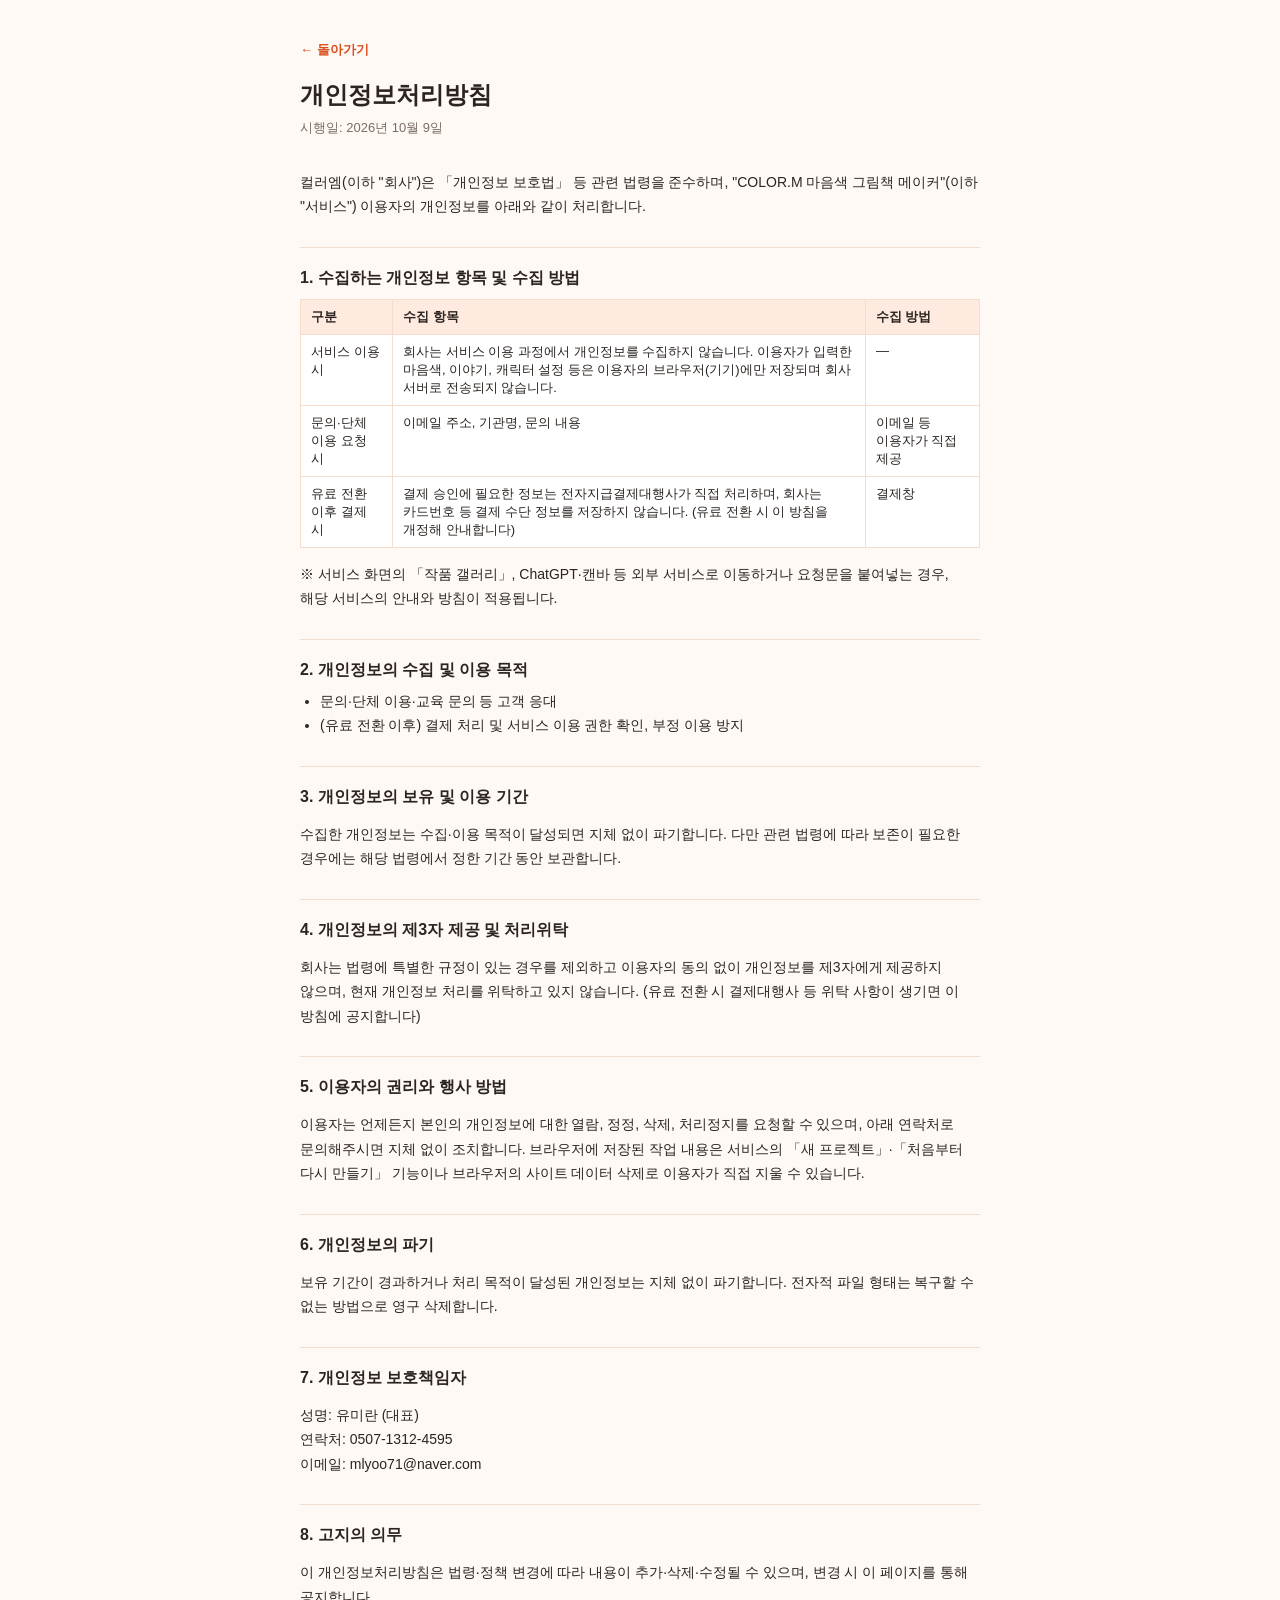
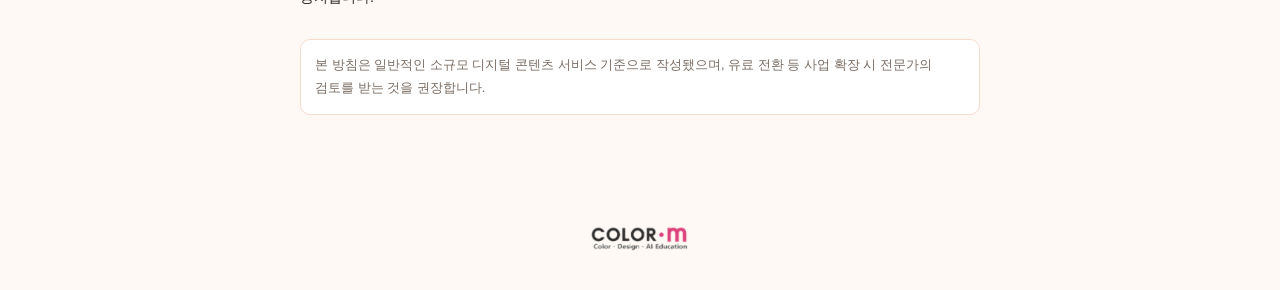
<file: privacy.html>
<!doctype html>
<html lang="ko">
<head>
<meta charset="utf-8">
<meta name="viewport" content="width=device-width,initial-scale=1">
<title>개인정보처리방침 — COLOR.M 마음색 그림책 메이커</title>
<meta name="robots" content="noindex">
<link rel="icon" type="image/svg+xml" href="shared/assets/favicon.svg">
<link rel="stylesheet" href="shared/legal.css">
</head>
<body>
<div class="wrap">
<a class="back" href="landing.html">← 돌아가기</a>
<h1>개인정보처리방침</h1>
<p class="updated">시행일: 2026년 10월 9일</p>

<p>컬러엠(이하 "회사")은 「개인정보 보호법」 등 관련 법령을 준수하며, "COLOR.M 마음색 그림책 메이커"(이하 "서비스") 이용자의 개인정보를 아래와 같이 처리합니다.</p>

<h2>1. 수집하는 개인정보 항목 및 수집 방법</h2>
<table>
<tr><th>구분</th><th>수집 항목</th><th>수집 방법</th></tr>
<tr><td>서비스 이용 시</td><td>회사는 서비스 이용 과정에서 개인정보를 수집하지 않습니다. 이용자가 입력한 마음색, 이야기, 캐릭터 설정 등은 이용자의 브라우저(기기)에만 저장되며 회사 서버로 전송되지 않습니다.</td><td>—</td></tr>
<tr><td>문의·단체 이용 요청 시</td><td>이메일 주소, 기관명, 문의 내용</td><td>이메일 등 이용자가 직접 제공</td></tr>
<tr><td>유료 전환 이후 결제 시</td><td>결제 승인에 필요한 정보는 전자지급결제대행사가 직접 처리하며, 회사는 카드번호 등 결제 수단 정보를 저장하지 않습니다. (유료 전환 시 이 방침을 개정해 안내합니다)</td><td>결제창</td></tr>
</table>
<p>※ 서비스 화면의 「작품 갤러리」, ChatGPT·캔바 등 외부 서비스로 이동하거나 요청문을 붙여넣는 경우, 해당 서비스의 안내와 방침이 적용됩니다.</p>

<h2>2. 개인정보의 수집 및 이용 목적</h2>
<ul>
<li>문의·단체 이용·교육 문의 등 고객 응대</li>
<li>(유료 전환 이후) 결제 처리 및 서비스 이용 권한 확인, 부정 이용 방지</li>
</ul>

<h2>3. 개인정보의 보유 및 이용 기간</h2>
<p>수집한 개인정보는 수집·이용 목적이 달성되면 지체 없이 파기합니다. 다만 관련 법령에 따라 보존이 필요한 경우에는 해당 법령에서 정한 기간 동안 보관합니다.</p>

<h2>4. 개인정보의 제3자 제공 및 처리위탁</h2>
<p>회사는 법령에 특별한 규정이 있는 경우를 제외하고 이용자의 동의 없이 개인정보를 제3자에게 제공하지 않으며, 현재 개인정보 처리를 위탁하고 있지 않습니다. (유료 전환 시 결제대행사 등 위탁 사항이 생기면 이 방침에 공지합니다)</p>

<h2>5. 이용자의 권리와 행사 방법</h2>
<p>이용자는 언제든지 본인의 개인정보에 대한 열람, 정정, 삭제, 처리정지를 요청할 수 있으며, 아래 연락처로 문의해주시면 지체 없이 조치합니다. 브라우저에 저장된 작업 내용은 서비스의 「새 프로젝트」·「처음부터 다시 만들기」 기능이나 브라우저의 사이트 데이터 삭제로 이용자가 직접 지울 수 있습니다.</p>

<h2>6. 개인정보의 파기</h2>
<p>보유 기간이 경과하거나 처리 목적이 달성된 개인정보는 지체 없이 파기합니다. 전자적 파일 형태는 복구할 수 없는 방법으로 영구 삭제합니다.</p>

<h2>7. 개인정보 보호책임자</h2>
<p>성명: 유미란 (대표)<br>
연락처: 0507-1312-4595<br>
이메일: mlyoo71@naver.com</p>

<h2>8. 고지의 의무</h2>
<p>이 개인정보처리방침은 법령·정책 변경에 따라 내용이 추가·삭제·수정될 수 있으며, 변경 시 이 페이지를 통해 공지합니다.</p>

<p class="note">본 방침은 일반적인 소규모 디지털 콘텐츠 서비스 기준으로 작성됐으며, 유료 전환 등 사업 확장 시 전문가의 검토를 받는 것을 권장합니다.</p>
</div>
<footer><img src="shared/assets/logo.png" alt="COLOR.M"></footer>
</body>
</html>
</file>
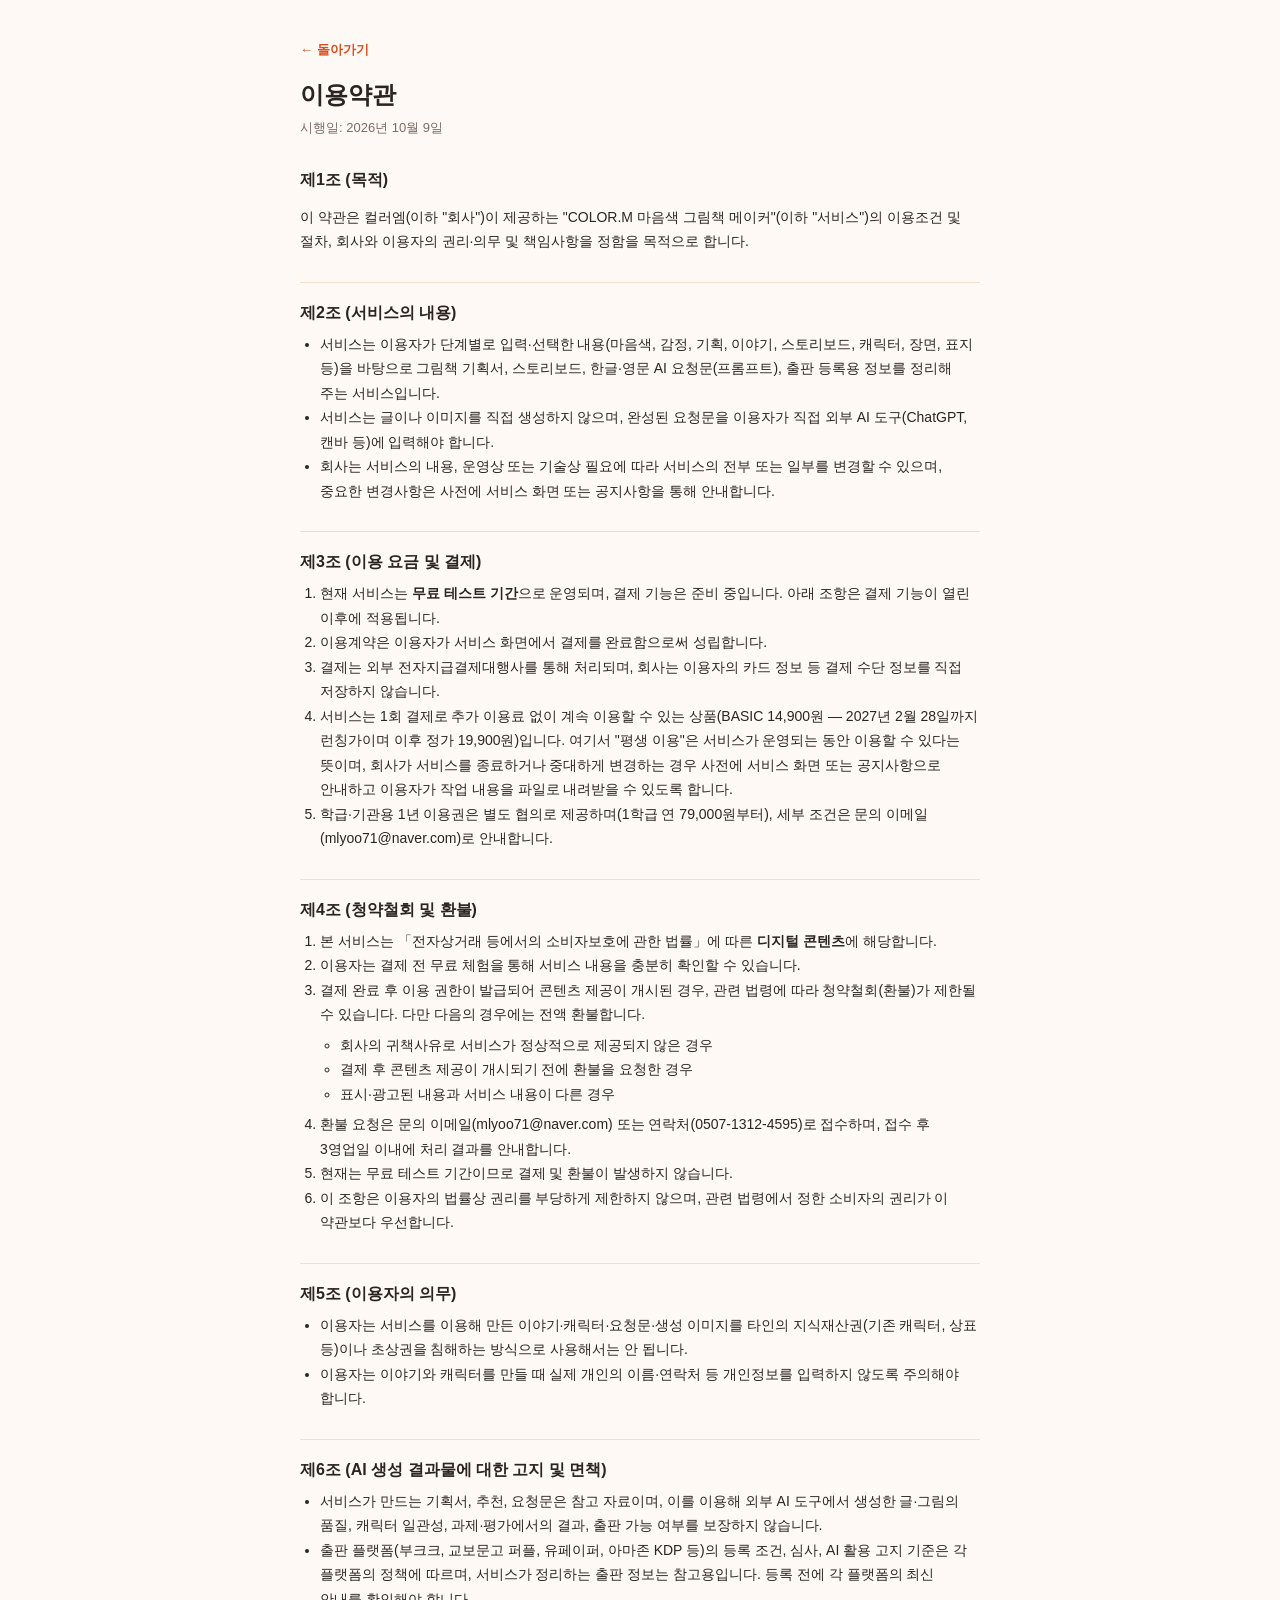
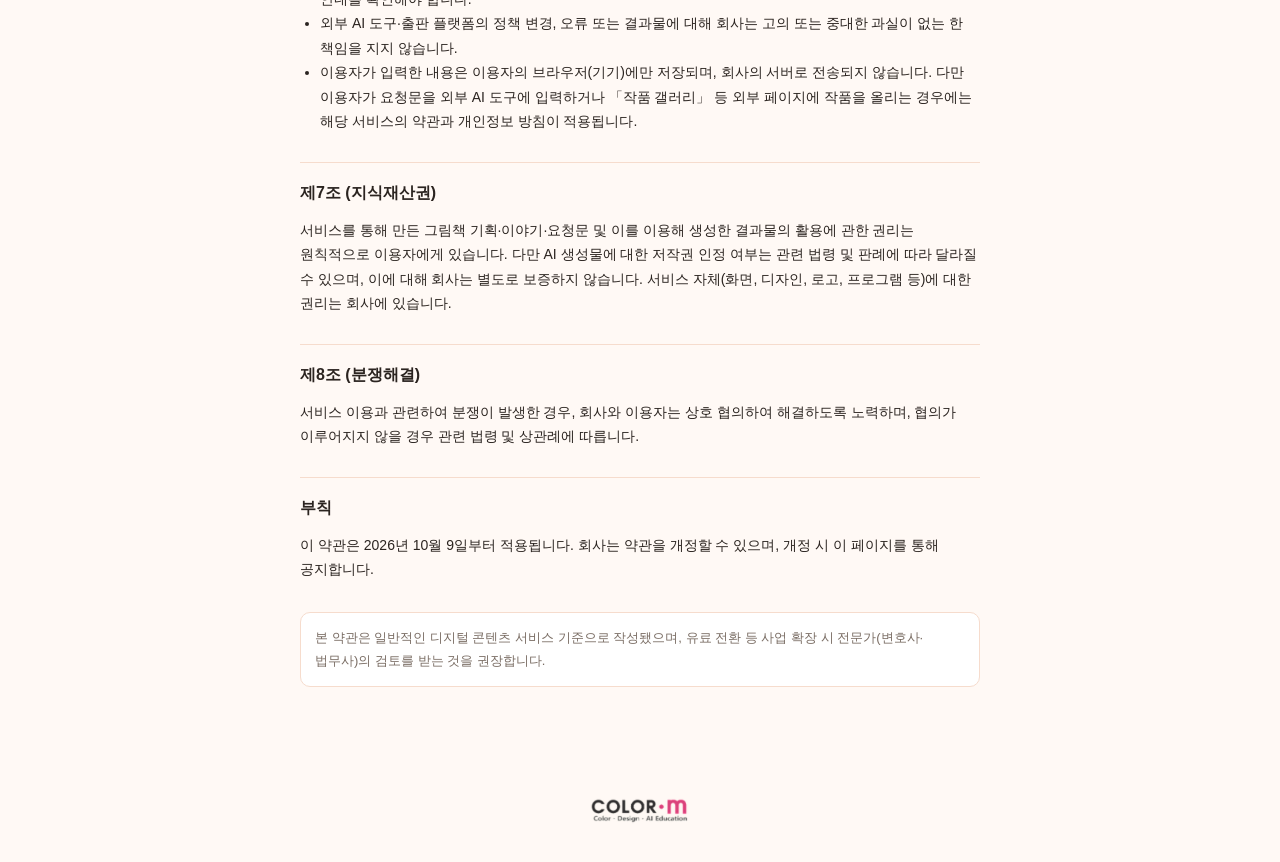
<file: terms.html>
<!doctype html>
<html lang="ko">
<head>
<meta charset="utf-8">
<meta name="viewport" content="width=device-width,initial-scale=1">
<title>이용약관 — COLOR.M 마음색 그림책 메이커</title>
<meta name="robots" content="noindex">
<link rel="icon" type="image/svg+xml" href="shared/assets/favicon.svg">
<link rel="stylesheet" href="shared/legal.css">
</head>
<body>
<div class="wrap">
<a class="back" href="landing.html">← 돌아가기</a>
<h1>이용약관</h1>
<p class="updated">시행일: 2026년 10월 9일</p>

<h2>제1조 (목적)</h2>
<p>이 약관은 컬러엠(이하 "회사")이 제공하는 "COLOR.M 마음색 그림책 메이커"(이하 "서비스")의 이용조건 및 절차, 회사와 이용자의 권리·의무 및 책임사항을 정함을 목적으로 합니다.</p>

<h2>제2조 (서비스의 내용)</h2>
<ul>
<li>서비스는 이용자가 단계별로 입력·선택한 내용(마음색, 감정, 기획, 이야기, 스토리보드, 캐릭터, 장면, 표지 등)을 바탕으로 그림책 기획서, 스토리보드, 한글·영문 AI 요청문(프롬프트), 출판 등록용 정보를 정리해 주는 서비스입니다.</li>
<li>서비스는 글이나 이미지를 직접 생성하지 않으며, 완성된 요청문을 이용자가 직접 외부 AI 도구(ChatGPT, 캔바 등)에 입력해야 합니다.</li>
<li>회사는 서비스의 내용, 운영상 또는 기술상 필요에 따라 서비스의 전부 또는 일부를 변경할 수 있으며, 중요한 변경사항은 사전에 서비스 화면 또는 공지사항을 통해 안내합니다.</li>
</ul>

<h2>제3조 (이용 요금 및 결제)</h2>
<ol>
<li>현재 서비스는 <b>무료 테스트 기간</b>으로 운영되며, 결제 기능은 준비 중입니다. 아래 조항은 결제 기능이 열린 이후에 적용됩니다.</li>
<li>이용계약은 이용자가 서비스 화면에서 결제를 완료함으로써 성립합니다.</li>
<li>결제는 외부 전자지급결제대행사를 통해 처리되며, 회사는 이용자의 카드 정보 등 결제 수단 정보를 직접 저장하지 않습니다.</li>
<li>서비스는 1회 결제로 추가 이용료 없이 계속 이용할 수 있는 상품(BASIC 14,900원 — 2027년 2월 28일까지 런칭가이며 이후 정가 19,900원)입니다. 여기서 "평생 이용"은 서비스가 운영되는 동안 이용할 수 있다는 뜻이며, 회사가 서비스를 종료하거나 중대하게 변경하는 경우 사전에 서비스 화면 또는 공지사항으로 안내하고 이용자가 작업 내용을 파일로 내려받을 수 있도록 합니다.</li>
<li>학급·기관용 1년 이용권은 별도 협의로 제공하며(1학급 연 79,000원부터), 세부 조건은 문의 이메일(mlyoo71@naver.com)로 안내합니다.</li>
</ol>

<h2 id="refund">제4조 (청약철회 및 환불)</h2>
<ol>
<li>본 서비스는 「전자상거래 등에서의 소비자보호에 관한 법률」에 따른 <b>디지털 콘텐츠</b>에 해당합니다.</li>
<li>이용자는 결제 전 무료 체험을 통해 서비스 내용을 충분히 확인할 수 있습니다.</li>
<li>결제 완료 후 이용 권한이 발급되어 콘텐츠 제공이 개시된 경우, 관련 법령에 따라 청약철회(환불)가 제한될 수 있습니다. 다만 다음의 경우에는 전액 환불합니다.
  <ul>
  <li>회사의 귀책사유로 서비스가 정상적으로 제공되지 않은 경우</li>
  <li>결제 후 콘텐츠 제공이 개시되기 전에 환불을 요청한 경우</li>
  <li>표시·광고된 내용과 서비스 내용이 다른 경우</li>
  </ul></li>
<li>환불 요청은 문의 이메일(mlyoo71@naver.com) 또는 연락처(0507-1312-4595)로 접수하며, 접수 후 3영업일 이내에 처리 결과를 안내합니다.</li>
<li>현재는 무료 테스트 기간이므로 결제 및 환불이 발생하지 않습니다.</li>
<li>이 조항은 이용자의 법률상 권리를 부당하게 제한하지 않으며, 관련 법령에서 정한 소비자의 권리가 이 약관보다 우선합니다.</li>
</ol>

<h2>제5조 (이용자의 의무)</h2>
<ul>
<li>이용자는 서비스를 이용해 만든 이야기·캐릭터·요청문·생성 이미지를 타인의 지식재산권(기존 캐릭터, 상표 등)이나 초상권을 침해하는 방식으로 사용해서는 안 됩니다.</li>
<li>이용자는 이야기와 캐릭터를 만들 때 실제 개인의 이름·연락처 등 개인정보를 입력하지 않도록 주의해야 합니다.</li>
</ul>

<h2>제6조 (AI 생성 결과물에 대한 고지 및 면책)</h2>
<ul>
<li>서비스가 만드는 기획서, 추천, 요청문은 참고 자료이며, 이를 이용해 외부 AI 도구에서 생성한 글·그림의 품질, 캐릭터 일관성, 과제·평가에서의 결과, 출판 가능 여부를 보장하지 않습니다.</li>
<li>출판 플랫폼(부크크, 교보문고 퍼플, 유페이퍼, 아마존 KDP 등)의 등록 조건, 심사, AI 활용 고지 기준은 각 플랫폼의 정책에 따르며, 서비스가 정리하는 출판 정보는 참고용입니다. 등록 전에 각 플랫폼의 최신 안내를 확인해야 합니다.</li>
<li>외부 AI 도구·출판 플랫폼의 정책 변경, 오류 또는 결과물에 대해 회사는 고의 또는 중대한 과실이 없는 한 책임을 지지 않습니다.</li>
<li>이용자가 입력한 내용은 이용자의 브라우저(기기)에만 저장되며, 회사의 서버로 전송되지 않습니다. 다만 이용자가 요청문을 외부 AI 도구에 입력하거나 「작품 갤러리」 등 외부 페이지에 작품을 올리는 경우에는 해당 서비스의 약관과 개인정보 방침이 적용됩니다.</li>
</ul>

<h2>제7조 (지식재산권)</h2>
<p>서비스를 통해 만든 그림책 기획·이야기·요청문 및 이를 이용해 생성한 결과물의 활용에 관한 권리는 원칙적으로 이용자에게 있습니다. 다만 AI 생성물에 대한 저작권 인정 여부는 관련 법령 및 판례에 따라 달라질 수 있으며, 이에 대해 회사는 별도로 보증하지 않습니다. 서비스 자체(화면, 디자인, 로고, 프로그램 등)에 대한 권리는 회사에 있습니다.</p>

<h2>제8조 (분쟁해결)</h2>
<p>서비스 이용과 관련하여 분쟁이 발생한 경우, 회사와 이용자는 상호 협의하여 해결하도록 노력하며, 협의가 이루어지지 않을 경우 관련 법령 및 상관례에 따릅니다.</p>

<h2>부칙</h2>
<p>이 약관은 2026년 10월 9일부터 적용됩니다. 회사는 약관을 개정할 수 있으며, 개정 시 이 페이지를 통해 공지합니다.</p>

<p class="note">본 약관은 일반적인 디지털 콘텐츠 서비스 기준으로 작성됐으며, 유료 전환 등 사업 확장 시 전문가(변호사·법무사)의 검토를 받는 것을 권장합니다.</p>
</div>
<footer><img src="shared/assets/logo.png" alt="COLOR.M"></footer>
</body>
</html>
</file>
<file: shared/legal.css>
/* 이용약관 · 개인정보처리방침 (마음색 그림책 메이커 · 코랄 오렌지) */
:root { --a: #d9501f; --b: #fff9f5; --l: #f6dccd; --t: #2b2420; --m: #7a6d64; }
* { box-sizing: border-box; }
body { margin: 0; background: var(--b); font-family: Pretendard, -apple-system, 'Malgun Gothic', 'Noto Sans KR', sans-serif; color: var(--t); word-break: keep-all; }
.wrap { max-width: 720px; margin: auto; padding: 40px 20px 60px; }
h1 { font-size: 24px; margin: 0 0 6px; }
.updated { color: var(--m); font-size: 13px; margin: 0 0 30px; }
h2 { font-size: 16px; margin: 28px 0 8px; border-top: 1px solid var(--l); padding-top: 20px; }
h1 + h2, .updated + h2 { border-top: 0; padding-top: 0; }
p, li { font-size: 14px; line-height: 1.75; color: var(--t); }
ul, ol { padding-left: 20px; margin: 6px 0; }
table { width: 100%; border-collapse: collapse; font-size: 13px; margin: 10px 0; background: #fff; }
th, td { border: 1px solid var(--l); padding: 8px 10px; text-align: left; vertical-align: top; }
th { background: #ffeadf; }
a { color: var(--a); }
.back { display: inline-block; margin-bottom: 20px; color: var(--a); font-size: 13px; text-decoration: none; font-weight: 600; }
.note { background: #fff; border: 1px solid var(--l); border-radius: 10px; padding: 14px; font-size: 13px; color: var(--m); margin-top: 30px; }
footer { text-align: center; padding: 30px 20px; }
footer img { max-width: 110px; }
</file>
